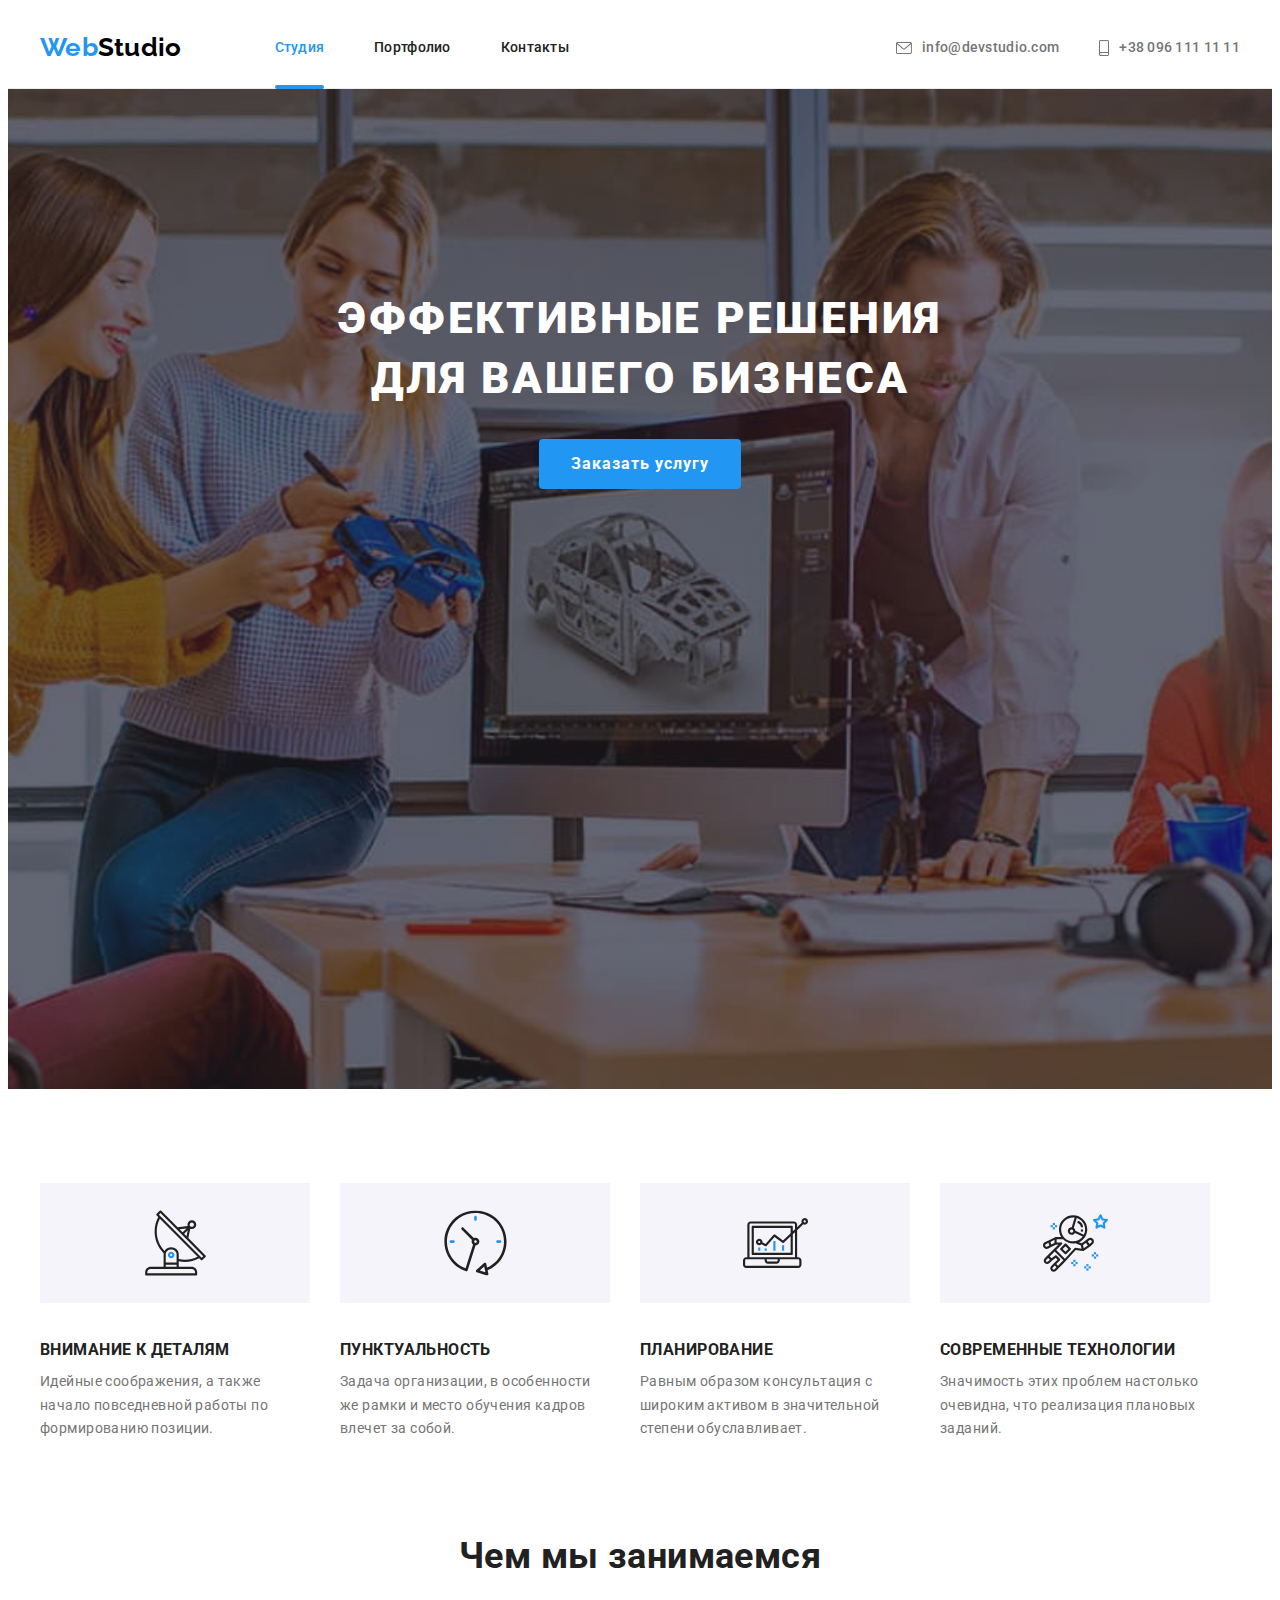
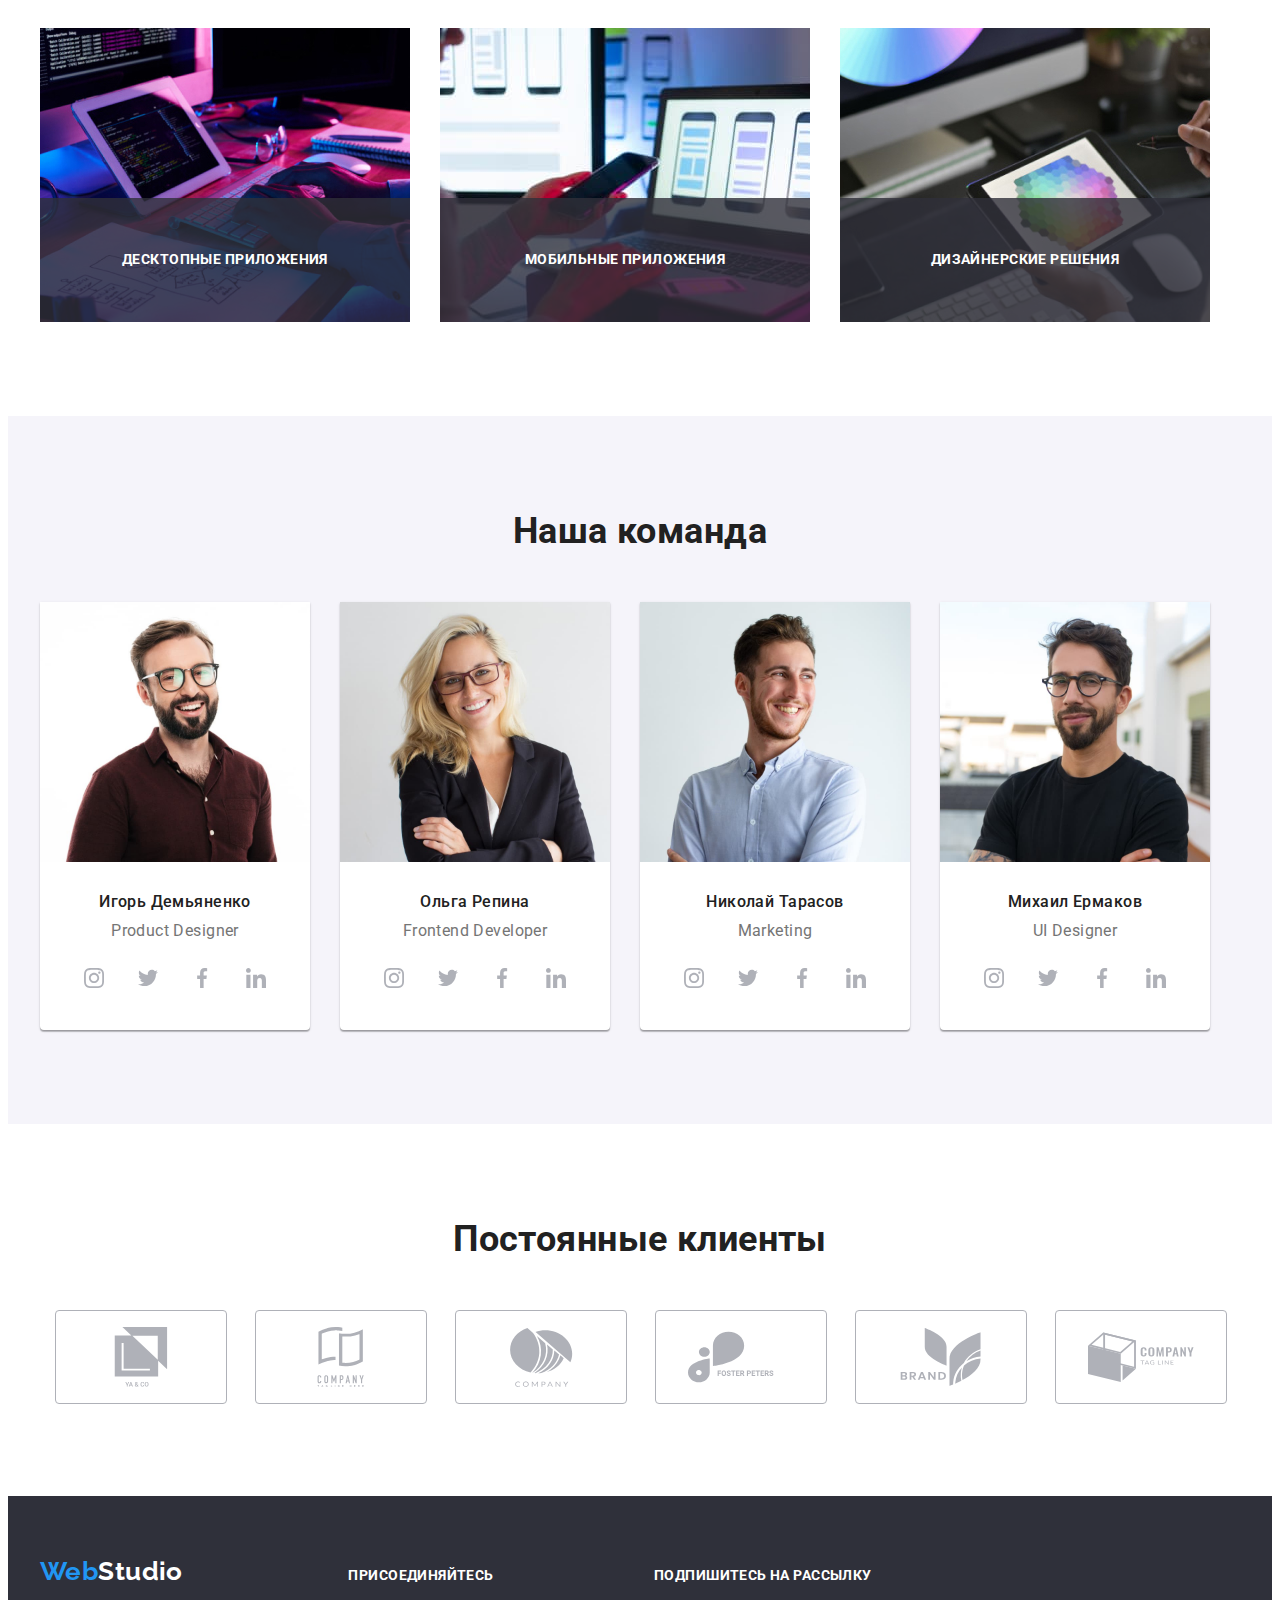
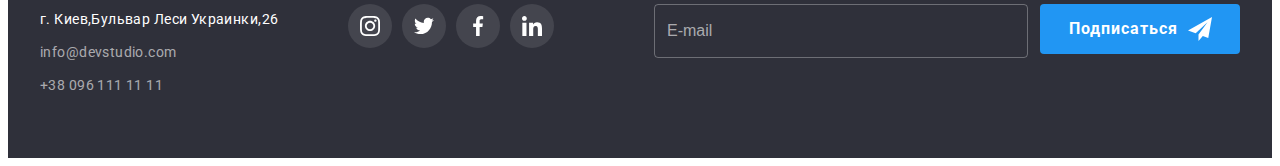
<file: index.html>
<!DOCTYPE html>
<html lang="ru">
  <head>
    <meta charset="UTF-8" />
    <meta http-equiv="X-UA-Compatible" content="IE=edge" />
    <meta name="viewport" content="width=device-width, initial-scale=1.0" />
    <title>Web Studio</title>
    <link rel="preconnect" href="https://fonts.googleapis.com" />
    <link rel="preconnect" href="https://fonts.gstatic.com" crossorigin />
    <link
      href="https://fonts.googleapis.com/css2?family=Raleway:wght@700&family=Roboto:wght@400;500;700;900&display=swap"
      rel="stylesheet"
    />
    <link
      rel="stylesheet"
      href="https://cdnjs.cloudflare.com/ajax/libs/modern-normalize/1.1.0/modern-normalize.min.css"
      integrity="sha512-wpPYUAdjBVSE4KJnH1VR1HeZfpl1ub8YT/NKx4PuQ5NmX2tKuGu6U/JRp5y+Y8XG2tV+wKQpNHVUX03MfMFn9Q=="
      crossorigin="anonymous"
      referrerpolicy="no-referrer"
    />
    <link rel="stylesheet" href="./css/styles.css" />
  </head>
  <body>
    <header class="header">
      <div class="header__nav container">
        <nav class="nav">
          <a lang="en" class="logo link" href="index.html"
            >Web<span class="logo__black">Studio</span>
          </a>
          <ul class="nav__list list">
            <li class="nav__item">
              <a class="nav__link nav__link--current link" href="./index.html">Студия</a>
            </li>
            <li class="nav__item">
              <a class="nav__link link" href="./portfolio.html">Портфолио</a>
            </li>
            <li class="nav__item">
              <a class="nav__link link" href="">Контакты</a>
            </li>
          </ul>
        </nav>
        <ul class="contacts list">
          <li class="contacts__item">
            <a class="contacts__mail link" href="mailto:info@devstudio.com"
              ><svg class="contacts__icon" width="16" height="12">
                <use href="./images/sprite.svg#envelope"></use>
              </svg>
              info@devstudio.com
            </a>
          </li>
          <li class="contacts__item">
            <a class="contacts__tel link" href="tel:+380961111111">
              <svg class="contacts__icon" width="10" height="16">
                <use href="./images/sprite.svg#phone"></use>
              </svg>
              +38 096 111 11 11</a
            >
          </li>
        </ul>
      </div>
    </header>
    <main class="main">
      <!-- hero -->
      <section class="hero">
        <div class="container">
          <h1 class="hero__title">
            Эффективные решения<br />
            для вашего бизнеса
          </h1>
          <button class="button" type="button" data-modal-open>Заказать услугу</button>
        </div>
      </section>
      <!-- benefits -->
      <section class="benefits section">
        <div class="container">
          <h2 class="visually-hidden">Benefits</h2>
          <ul class="benefits__list list">
            <li class="benefits__item benefits__icon--satelite">
              <h3 class="benefits__title">Внимание к деталям</h3>
              <p class="benefits__text">
                Идейные соображения, а также начало повседневной работы по формированию позиции.
              </p>
            </li>
            <li class="benefits__item benefits__icon--clock">
              <h3 class="benefits__title">Пунктуальность</h3>
              <p class="benefits__text">
                Задача организации, в особенности же рамки и место обучения кадров влечет за собой.
              </p>
            </li>
            <li class="benefits__item benefits__icon--diagram">
              <h3 class="benefits__title">Планирование</h3>
              <p class="benefits__text">
                Равным образом консультация с широким активом в значительной степени обуславливает.
              </p>
            </li>
            <li class="benefits__item benefits__icon--astronaut">
              <h3 class="benefits__title">Современные технологии</h3>
              <p class="benefits__text">
                Значимость этих проблем настолько очевидна, что реализация плановых заданий.
              </p>
            </li>
          </ul>
        </div>
      </section>
      <!-- opportunities -->
      <section class="opportunities section">
        <div class="container">
          <h2 class="section-title">Чем мы занимаемся</h2>
          <ul class="opportunities__list list">
            <li class="opportunities__item">
              <img src="./images/coding.jpg" alt="coding" width="370" />
              <p class="opportunities__text">Десктопные приложения</p>
            </li>
            <li class="opportunities__item">
              <img
                src="./images/application-development.jpg"
                alt="application-development"
                width="370"
              />
              <p class="opportunities__text">Мобильные приложения</p>
            </li>
            <li class="opportunities__item">
              <img src="./images/design.jpg" alt="design" width="370" />
              <p class="opportunities__text">Дизайнерские решения</p>
            </li>
          </ul>
        </div>
      </section>
      <!-- our team -->
      <section class="team section">
        <div class="container">
          <h2 class="section-title">Наша команда</h2>
          <ul class="team__list list">
            <li class="team__item">
              <img src="./images/igor.jpg" alt="employee1" width="270" />
              <div class="employeer-card">
                <h3 class="team__name">Игорь Демьяненко</h3>
                <p class="team__pos" lang="en">Product Designer</p>
                <ul class="team-network list">
                  <li class="team-network__item">
                    <a class="team-network__link" href="https://instagram.com" target="_blank">
                      <svg class="team-network__icon" width="20" height="20">
                        <use href="./images/sprite.svg#instagram"></use>
                      </svg>
                    </a>
                  </li>
                  <li class="team-network__item">
                    <a class="team-network__link link" href="http://twitter.com" target="_blank">
                      <svg class="team-network__icon" width="20" height="20">
                        <use href="./images/sprite.svg#twitter"></use>
                      </svg>
                    </a>
                  </li>
                  <li class="team-network__item">
                    <a class="team-network__link link" href="http://facebook.com" target="_blank">
                      <svg class="team-network__icon" width="20" height="20">
                        <use href="./images/sprite.svg#facebook"></use>
                      </svg>
                    </a>
                  </li>
                  <li class="team-network__item">
                    <a class="team-network__link link" href="http://linkedin.com" target="_blank">
                      <svg class="team-network__icon" width="20" height="20">
                        <use href="./images/sprite.svg#linkedin"></use>
                      </svg>
                    </a>
                  </li>
                </ul>
              </div>
            </li>
            <li class="team__item">
              <img src="./images/olga.jpg" alt="employee2" width="270" />
              <div class="employeer-card">
                <h3 class="team__name">Ольга Репина</h3>
                <p class="team__pos" lang="en">Frontend Developer</p>
                <ul class="team-network list">
                  <li class="team-network__item">
                    <a class="team-network__link link" href="https://instagram.com" target="_blank">
                      <svg class="team-network__icon" width="20" height="20">
                        <use href="./images/sprite.svg#instagram"></use>
                      </svg>
                    </a>
                  </li>
                  <li class="team-network__item">
                    <a class="team-network__link link" href="http://twitter.com" target="_blank">
                      <svg class="team-network__icon" width="20" height="20">
                        <use href="./images/sprite.svg#twitter"></use>
                      </svg>
                    </a>
                  </li>
                  <li class="team-network__item">
                    <a class="team-network__link link" href="http://facebook.com" target="_blank">
                      <svg class="team-network__icon" width="20" height="20">
                        <use href="./images/sprite.svg#facebook"></use>
                      </svg>
                    </a>
                  </li>
                  <li class="team-network__item">
                    <a class="team-network__link link" href="http://linkedin.com" target="_blank">
                      <svg class="team-network__icon" width="20" height="20">
                        <use href="./images/sprite.svg#linkedin"></use>
                      </svg>
                    </a>
                  </li>
                </ul>
              </div>
            </li>
            <li class="team__item">
              <img src="./images/mykola.jpg" alt="employee3" width="270" />
              <div class="employeer-card">
                <h3 class="team__name">Николай Тарасов</h3>
                <p class="team__pos" lang="en">Marketing</p>
                <ul class="team-network list">
                  <li class="team-network__item">
                    <a class="team-network__link link" href="https://instagram.com" target="_blank">
                      <svg class="team-network__icon" width="20" height="20">
                        <use href="./images/sprite.svg#instagram"></use>
                      </svg>
                    </a>
                  </li>
                  <li class="team-network__item">
                    <a class="team-network__link link" href="http://twitter.com" target="_blank">
                      <svg class="team-network__icon" width="20" height="20">
                        <use href="./images/sprite.svg#twitter"></use>
                      </svg>
                    </a>
                  </li>
                  <li class="team-network__item">
                    <a class="team-network__link link" href="http://facebook.com" target="_blank">
                      <svg class="team-network__icon" width="20" height="20">
                        <use href="./images/sprite.svg#facebook"></use>
                      </svg>
                    </a>
                  </li>
                  <li class="team-network__item">
                    <a class="team-network__link link" href="http://linkedin.com" target="_blank">
                      <svg class="team-network__icon" width="20" height="20">
                        <use href="./images/sprite.svg#linkedin"></use>
                      </svg>
                    </a>
                  </li>
                </ul>
              </div>
            </li>
            <li class="team__item">
              <img src="./images/mike.jpg" alt="employee4" width="270" />
              <div class="employeer-card">
                <h3 class="team__name">Михаил Ермаков</h3>
                <p class="team__pos" lang="en">UI Designer</p>
                <ul class="team-network list">
                  <li class="team-network__item">
                    <a class="team-network__link link" href="https://instagram.com" target="_blank">
                      <svg class="team-network__icon" width="20" height="20">
                        <use href="./images/sprite.svg#instagram"></use>
                      </svg>
                    </a>
                  </li>
                  <li class="team-network__item">
                    <a class="team-network__link link" href="http://twitter.com" target="_blank">
                      <svg class="team-network__icon" width="20" height="20">
                        <use href="./images/sprite.svg#twitter"></use>
                      </svg>
                    </a>
                  </li>
                  <li class="team-network__item">
                    <a class="team-network__link link" href="http://facebook.com" target="_blank">
                      <svg class="team-network__icon" width="20" height="20">
                        <use href="./images/sprite.svg#facebook"></use>
                      </svg>
                    </a>
                  </li>
                  <li class="team-network__item">
                    <a class="team-network__link link" href="http://linkedin.com" target="_blank">
                      <svg class="team-network__icon" width="20" height="20">
                        <use href="./images/sprite.svg#linkedin"></use>
                      </svg>
                    </a>
                  </li>
                </ul>
              </div>
            </li>
          </ul>
        </div>
      </section>
      <!-- clients -->
      <section class="clients section">
        <div class="container">
          <h2 class="section-title">Постоянные клиенты</h2>
          <ul class="clients list">
            <li class="clients__item">
              <a class="clients__link link" href="">
                <svg class="clients__icon" width="106" height="60">
                  <use href="./images/sprite.svg#client-1"></use>
                </svg>
              </a>
            </li>
            <li class="clients__item">
              <a class="clients__link link" href="">
                <svg class="clients__icon" width="106" height="60">
                  <use href="./images/sprite.svg#client-2"></use>
                </svg>
              </a>
            </li>
            <li class="clients__item">
              <a class="clients__link link" href="">
                <svg class="clients__icon" width="106" height="60">
                  <use href="./images/sprite.svg#client-3"></use>
                </svg>
              </a>
            </li>
            <li class="clients__item">
              <a class="clients__link link" href="">
                <svg class="clients__icon" width="106" height="60">
                  <use href="./images/sprite.svg#client-4"></use>
                </svg>
              </a>
            </li>
            <li class="clients__item">
              <a class="clients__link link" href="">
                <svg class="clients__icon" width="106" height="60">
                  <use href="./images/sprite.svg#client-5"></use>
                </svg>
              </a>
            </li>
            <li class="clients__item">
              <a class="clients__link link" href="">
                <svg class="clients__icon" width="106" height="60">
                  <use href="./images/sprite.svg#client-6"></use>
                </svg>
              </a>
            </li>
          </ul>
        </div>
      </section>
    </main>
    <!-- --------FOOTER----------------- -->
    <footer class="footer">
      <div class="footer__container container">
        <div class="footer__contacts">
          <a lang="en" class="logo link" href="index.html">
            Web<span class="logo-white">Studio</span></a
          >
          <address class="address">
            <ul class="address__list list">
              <li class="address__item">
                <a
                  class="address__link link"
                  href="https://goo.gl/maps/rmuFuBtM7UuqsGX59"
                  target="_blank"
                  rel="noopener noreferrer"
                >
                  г. Киев,Бульвар Леси Украинки,26</a
                >
              </li>
              <li class="address__item">
                <a class="address__mail link" href="mailto:info@devstudio.com"
                  >info@devstudio.com</a
                >
              </li>
              <li class="address__item">
                <a class="address__tel link" href="tel:+380961111111">+38 096 111 11 11</a>
              </li>
            </ul>
          </address>
        </div>
        <!-- ____________JOIN__US___________ -->
        <div class="footer__join">
          <p class="footer__title">присоединяйтесь</p>
          <ul class="networks list">
            <li class="networks__item">
              <a class="networks__link link" href="">
                <svg class="networks__icon" width="20" height="20">
                  <use href="./images/sprite.svg#instagram"></use>
                </svg>
              </a>
            </li>
            <li class="networks__item">
              <a class="networks__link link" href="">
                <svg class="networks__icon" width="20" height="20">
                  <use href="./images/sprite.svg#twitter"></use>
                </svg>
              </a>
            </li>
            <li class="networks__item">
              <a class="networks__link link" href="">
                <svg class="networks__icon" width="20" height="20">
                  <use href="./images/sprite.svg#facebook"></use>
                </svg>
              </a>
            </li>
            <li class="networks__item">
              <a class="networks__link link" href="">
                <svg class="networks__icon" width="20" height="20">
                  <use href="./images/sprite.svg#linkedin"></use>
                </svg>
              </a>
            </li>
          </ul>
        </div>
        <!-- SUBSCRIBE -->

        <!-- <p class="subscribe-text"></p> -->

        <div class="footer__subscribe">
          <p class="footer__title">Подпишитесь на рассылку</p>
          <form class="subscribe-form">
            <label class="subscribe__label"></label>
            <input
              class="subscribe__email"
              type="email"
              name="email"
              placeholder="E-mail"
              required
            />
            <button class="subscribe__btn button" type="submit">
              Подписаться
              <svg class="subscribe__icon" width="24" height="24">
                <use href="./images/sprite.svg#icon-send"></use>
              </svg>
            </button>
          </form>
        </div>
      </div>
    </footer>

    <!-- MODAL -->

    <div class="backdrop is-hidden" data-modal>
      <div class="modal">
        <button class="modal-btn" type="button" data-modal-close>
          <svg class="icon-modal-close" width="18" height="18">
            <use href="./images/sprite.svg#icon-close-modal"></use>
          </svg>
        </button>
        <p class="modal-title title">Оставьте свои данные, мы вам перезвоним</p>
        <form class="modal-form">
          <div class="form-field">
            <label for="name" class="label-text"
              >Имя
              <div class="label-icon">
                <input class="modal-imput" type="text" name="user-name" id="name" required />
                <svg class="user-icon" width="18" height="18">
                  <use href="./images/sprite.svg#icon-person"></use>
                </svg></div
            ></label>
          </div>
          <div class="form-field">
            <label for="tel" class="label-text"
              >Телефон
              <div class="label-icon">
                <input class="modal-imput" type="tel" name="user-tel" id="tel" required />
                <svg class="user-icon" width="18" height="18">
                  <use href="./images/sprite.svg#icon-phone"></use>
                </svg></div
            ></label>
          </div>
          <div class="form-field">
            <label for="email" class="label-text"
              >Почта
              <div class="label-icon">
                <input class="modal-imput" type="email" name="user-mail" id="email" required />
                <svg class="user-icon" width="18" height="18">
                  <use href="./images/sprite.svg#icon-email"></use>
                </svg></div
            ></label>
          </div>
          <label class="comment-text"
            >Комментарий
            <textarea
              class="comment-imput"
              name="user-comment"
              placeholder="Введите текст"
            ></textarea>
          </label>
          <div class="agreement">
            <label for="accept" class="accept-checkbox">
              <input
                class="accept visually-hidden"
                type="checkbox"
                name="agreement"
                id="accept"
                value="true"
              />
              <span class="icon-position">
                <svg class="accept-icon" width="16" height="15">
                  <use href="./images/sprite.svg#icon-accept"></use>
                </svg>
              </span>

              <span class="accept-text">Соглашаюсь с рассылкой и принимаю</span>
              <a class="contract-link link" href="">Условия договора</a>
            </label>
          </div>
          <button class="send-btn button" type="submit">Отправить</button>
        </form>
      </div>
    </div>
    <script src="./js/modal.js"></script>
  </body>
</html>
</file>
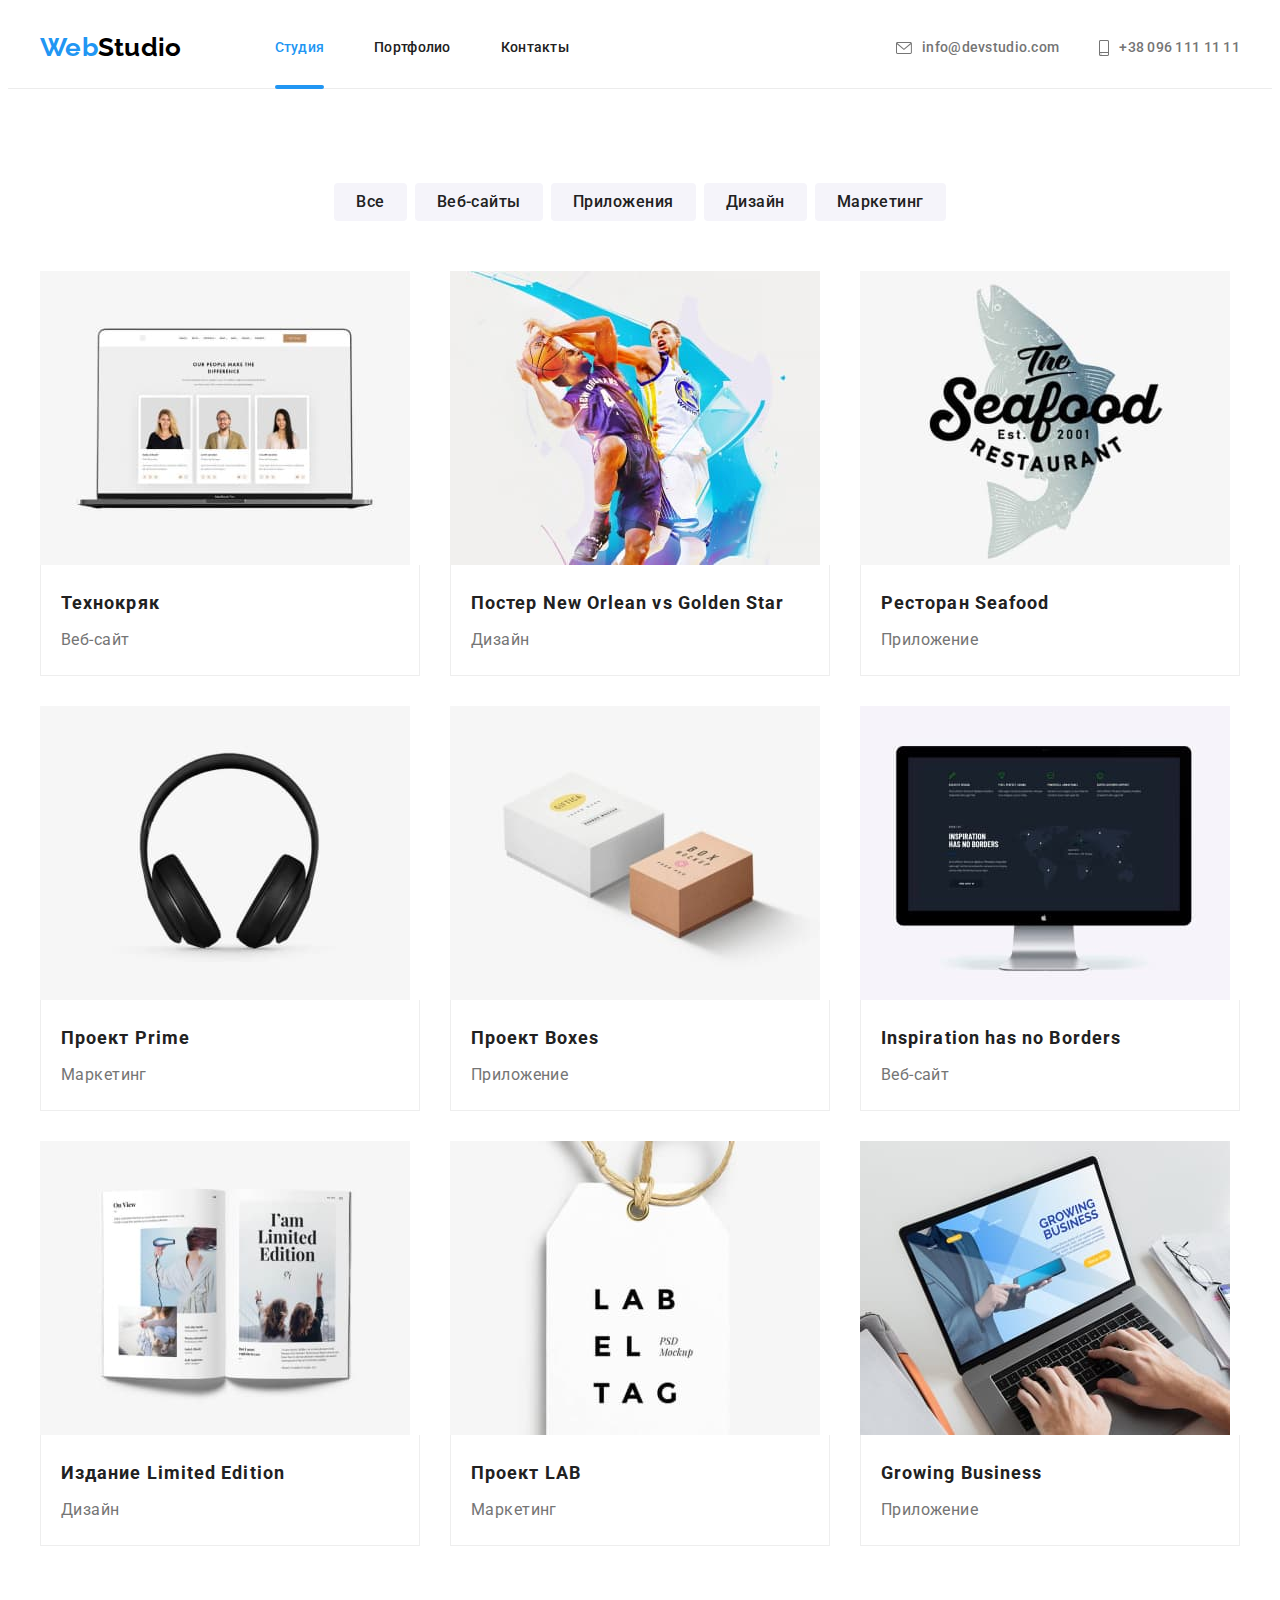
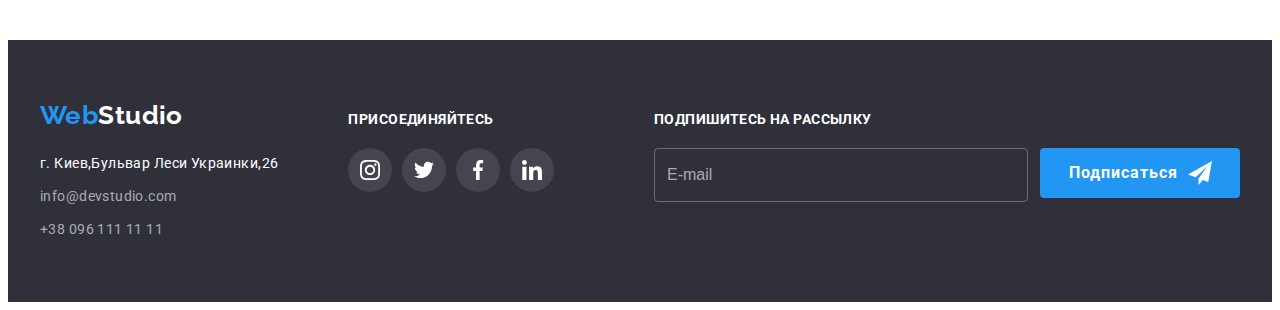
<file: portfolio.html>
<!DOCTYPE html>
<html lang="ru">
  <head>
    <meta charset="UTF-8" />
    <meta http-equiv="X-UA-Compatible" content="IE=edge" />
    <meta name="viewport" content="width=device-width, initial-scale=1.0" />
    <title>Web Studio</title>
    <link rel="preconnect" href="https://fonts.googleapis.com" />
    <link rel="preconnect" href="https://fonts.gstatic.com" crossorigin />
    <link
      href="https://fonts.googleapis.com/css2?family=Raleway:wght@700&family=Roboto:wght@400;500;700;900&display=swap"
      rel="stylesheet"
    />
    <link
      rel="stylesheet"
      href="https://cdnjs.cloudflare.com/ajax/libs/modern-normalize/1.1.0/modern-normalize.min.css"
      integrity="sha512-wpPYUAdjBVSE4KJnH1VR1HeZfpl1ub8YT/NKx4PuQ5NmX2tKuGu6U/JRp5y+Y8XG2tV+wKQpNHVUX03MfMFn9Q=="
      crossorigin="anonymous"
      referrerpolicy="no-referrer"
    />
    <link rel="stylesheet" href="./css/styles.css" />
  </head>
  <body class="page">
    <header class="header">
      <div class="header__nav container">
        <nav class="nav">
          <a lang="en" class="logo link" href="index.html"
            >Web<span class="logo__black">Studio</span>
          </a>
          <ul class="nav__list list">
            <li class="nav__item">
              <a class="nav__link nav__link--current link" href="./index.html">Студия</a>
            </li>
            <li class="nav__item">
              <a class="nav__link link" href="./portfolio.html">Портфолио</a>
            </li>
            <li class="nav__item">
              <a class="nav__link link" href="">Контакты</a>
            </li>
          </ul>
        </nav>
        <ul class="contacts list">
          <li class="contacts__item">
            <a class="contacts__mail link" href="mailto:info@devstudio.com"
              ><svg class="contacts__icon" width="16" height="12">
                <use href="./images/sprite.svg#envelope"></use>
              </svg>
              info@devstudio.com
            </a>
          </li>
          <li class="contacts__item">
            <a class="contacts__tel link" href="tel:+380961111111">
              <svg class="contacts__icon" width="10" height="16">
                <use href="./images/sprite.svg#phone"></use>
              </svg>
              +38 096 111 11 11</a
            >
          </li>
        </ul>
      </div>
    </header>
    <main>
      <section class="examples section">
        <div class="container">
          <h1 class="visually-hidden">Work examples(hide)</h1>
          <ul class="filter-list list">
            <li class="filter-item">
              <button class="filter-bnt" type="button">Все</button>
            </li>
            <li class="filter-item">
              <button class="filter-bnt" type="button">Веб-сайты</button>
            </li>
            <li class="filter-item">
              <button class="filter-bnt" type="button">Приложения</button>
            </li>
            <li class="filter-item">
              <button class="filter-bnt" type="button">Дизайн</button>
            </li>
            <li class="filter-item">
              <button class="filter-bnt" type="button">Маркетинг</button>
            </li>
          </ul>
          <ul class="example-list list">
            <li class="example-item">
              <a href="" class="example-img link">
                <div class="example-overlay-box">
                  <img src="./images/web-site.jpg" alt="web-site" width="370" />
                  <p class="overlay-text">
                    Lorem ipsum, dolor sit amet consectetur adipisicing elit. Est itaque cumque
                    autem assumenda sed illum totam nisi vel hic voluptas sequi, neque sapiente
                    repellat, consectetur, dignissimos fugiat? Tempora, provident in.
                  </p>
                </div>
                <div class="card-border">
                  <h2 class="example-title">Технокряк</h2>
                  <p class="example-text">Веб-сайт</p>
                </div>
              </a>
            </li>
            <li class="example-item">
              <a href="" class="example-img link">
                <div class="example-overlay-box">
                  <img src="./images/basketball-poster.jpg" alt="poster" width="370" />

                  <p class="overlay-text">
                    Ресурс предлагает комплексные предложения с разным уровнем функционала и
                    сервисов. Все это позволит посетителю получить исчерпывающие сведения о компании
                    или частном лице.
                  </p>
                </div>
                <div class="card-border">
                  <h2 class="example-title">Постер New Orlean vs Golden Star</h2>
                  <p class="example-text">Дизайн</p>
                </div>
              </a>
            </li>
            <li class="example-item">
              <a href="" class="example-img link">
                <div class="example-overlay-box">
                  <img
                    src="./images/restaurant-app.jpg"
                    alt="application-for-restaurant"
                    width="370"
                  />
                  <p class="overlay-text">
                    Lorem ipsum, dolor sit amet consectetur adipisicing elit. Est itaque cumque
                    autem assumenda sed illum totam nisi vel hic voluptas sequi, neque sapiente
                    repellat, consectetur, dignissimos fugiat? Tempora, provident in.
                  </p>
                </div>

                <div class="card-border">
                  <h2 class="example-title">Ресторан Seafood</h2>
                  <p class="example-text">Приложение</p>
                </div>
              </a>
            </li>
            <li class="example-item">
              <a href="" class="example-img link">
                <div class="example-overlay-box">
                  <img src="./images/earphones.jpg" alt="earphones" width="370" />
                  <p class="overlay-text">
                    Lorem ipsum, dolor sit amet consectetur adipisicing elit. Est itaque cumque
                    autem assumenda sed illum totam nisi vel hic voluptas sequi, neque sapiente
                    repellat, consectetur, dignissimos fugiat? Tempora, provident in.
                  </p>
                </div>
                <div class="card-border">
                  <h2 class="example-title">Проект Prime</h2>
                  <p class="example-text">Маркетинг</p>
                </div>
              </a>
            </li>
            <li class="example-item">
              <a href="" class="example-img link">
                <div class="example-overlay-box">
                  <img src="./images/boxes.jpg" alt="boxes" width="370" />
                  <p class="overlay-text">
                    Lorem ipsum, dolor sit amet consectetur adipisicing elit. Est itaque cumque
                    autem assumenda sed illum totam nisi vel hic voluptas sequi, neque sapiente
                    repellat, consectetur, dignissimos fugiat? Tempora, provident in.
                  </p>
                </div>
                <div class="card-border">
                  <h2 class="example-title">Проект Boxes</h2>
                  <p class="example-text">Приложение</p>
                </div>
              </a>
            </li>
            <li class="example-item">
              <a href="" class="example-img link">
                <div class="example-overlay-box">
                  <img src="./images/desktop.jpg" alt="desktop" width="370" />
                  <p class="overlay-text">
                    Lorem ipsum, dolor sit amet consectetur adipisicing elit. Est itaque cumque
                    autem assumenda sed illum totam nisi vel hic voluptas sequi, neque sapiente
                    repellat, consectetur, dignissimos fugiat? Tempora, provident in.
                  </p>
                </div>
                <div class="card-border">
                  <h2 class="example-title">Inspiration has no Borders</h2>
                  <p class="example-text">Веб-сайт</p>
                </div>
              </a>
            </li>
            <li class="example-item">
              <a href="" class="example-img link">
                <div class="example-overlay-box">
                  <img src="./images/magazine.jpg" alt="magazine" width="370" />
                  <p class="overlay-text">
                    Lorem ipsum, dolor sit amet consectetur adipisicing elit. Est itaque cumque
                    autem assumenda sed illum totam nisi vel hic voluptas sequi, neque sapiente
                    repellat, consectetur, dignissimos fugiat? Tempora, provident in.
                  </p>
                </div>
                <div class="card-border">
                  <h2 class="example-title">Издание Limited Edition</h2>
                  <p class="example-text">Дизайн</p>
                </div>
              </a>
            </li>
            <li class="example-item">
              <a href="" class="example-img link">
                <div class="example-overlay-box">
                  <img src="./images/label-tag.jpg" alt="label-tag" width="370" />
                  <p class="overlay-text">
                    Lorem ipsum, dolor sit amet consectetur adipisicing elit. Est itaque cumque
                    autem assumenda sed illum totam nisi vel hic voluptas sequi, neque sapiente
                    repellat, consectetur, dignissimos fugiat? Tempora, provident in.
                  </p>
                </div>
                <div class="card-border">
                  <h2 class="example-title">Проект LAB</h2>
                  <p class="example-text">Маркетинг</p>
                </div>
              </a>
            </li>
            <li class="example-item">
              <a href="" class="example-img link">
                <div class="example-overlay-box">
                  <img src="./images/business-app.jpg" alt="business-app" width="370" />
                  <p class="overlay-text">
                    Lorem ipsum, dolor sit amet consectetur adipisicing elit. Est itaque cumque
                    autem assumenda sed illum totam nisi vel hic voluptas sequi, neque sapiente
                    repellat, consectetur, dignissimos fugiat? Tempora, provident in.
                  </p>
                </div>
                <div class="card-border">
                  <h2 class="example-title">Growing Business</h2>
                  <p class="example-text">Приложение</p>
                </div>
              </a>
            </li>
          </ul>
        </div>
      </section>
    </main>
    <footer class="footer">
      <div class="footer__container container">
        <div class="footer__contacts">
          <a lang="en" class="logo link" href="index.html">
            Web<span class="logo-white">Studio</span></a
          >
          <address class="address">
            <ul class="address__list list">
              <li class="address__item">
                <a
                  class="address__link link"
                  href="https://goo.gl/maps/rmuFuBtM7UuqsGX59"
                  target="_blank"
                  rel="noopener noreferrer"
                >
                  г. Киев,Бульвар Леси Украинки,26</a
                >
              </li>
              <li class="address__item">
                <a class="address__mail link" href="mailto:info@devstudio.com"
                  >info@devstudio.com</a
                >
              </li>
              <li class="address__item">
                <a class="address__tel link" href="tel:+380961111111">+38 096 111 11 11</a>
              </li>
            </ul>
          </address>
        </div>
        <!-- ____________JOIN__US___________ -->
        <div class="footer__join">
          <p class="footer__title">присоединяйтесь</p>
          <ul class="networks list">
            <li class="networks__item">
              <a class="networks__link link" href="">
                <svg class="networks__icon" width="20" height="20">
                  <use href="./images/sprite.svg#instagram"></use>
                </svg>
              </a>
            </li>
            <li class="networks__item">
              <a class="networks__link link" href="">
                <svg class="networks__icon" width="20" height="20">
                  <use href="./images/sprite.svg#twitter"></use>
                </svg>
              </a>
            </li>
            <li class="networks__item">
              <a class="networks__link link" href="">
                <svg class="networks__icon" width="20" height="20">
                  <use href="./images/sprite.svg#facebook"></use>
                </svg>
              </a>
            </li>
            <li class="networks__item">
              <a class="networks__link link" href="">
                <svg class="networks__icon" width="20" height="20">
                  <use href="./images/sprite.svg#linkedin"></use>
                </svg>
              </a>
            </li>
          </ul>
        </div>
        <!-- SUBSCRIBE -->

        <!-- <p class="subscribe-text"></p> -->

        <div class="footer__subscribe">
          <p class="footer__title">Подпишитесь на рассылку</p>
          <form class="subscribe-form">
            <label class="subscribe__label"></label>
            <input
              class="subscribe__email"
              type="email"
              name="email"
              placeholder="E-mail"
              required
            />
            <button class="subscribe__btn button" type="submit">
              Подписаться
              <svg class="subscribe__icon" width="24" height="24">
                <use href="./images/sprite.svg#icon-send"></use>
              </svg>
            </button>
          </form>
        </div>
      </div>
    </footer>
  </body>
</html>
</file>
<file: css/styles.css>
/* basic styles */
/* basic color #757575; */
/* secondary color #212121 */
/* primary-white-color #FFFFFF */
/* accent color #2196F3 */
/* footer-bgc #2f303a */

:root {
  --basic-color: #757575;
  --title-color: #212121;
  --primary-white-color: #ffffff;
  --brand-accent: #2196f3;
  --footer-bgc: #2f303a;
  --border-header: #ececec;
  --hero-bgc: #c4c4c4;
  --btn-hover: #0087f5;
  --icon-color: #afb1b8;
  --filter-bgc: #f5f4fa;
  --timing-duration: 250ms;
  --timing-function: cubic-bezier(0.4, 0, 0.2, 1);
}

/* ------------------------------BODY-------------------------- */
body {
  background-color: var(--primary-white-color);
  color: var(--basic-color);
  font-family: 'Roboto', sans-serif;
  font-size: 14px;
  line-height: 1.71;
  letter-spacing: 0.03em;
}

h1,
h2,
h3,
h4,
h5,
h6,
p,
ul {
  margin: 0;
}
ul {
  padding: 0;
}

img {
  display: block;
  max-width: 100%;
  height: auto;
}

.visually-hidden {
  position: absolute;
  white-space: nowrap;
  width: 1px;
  height: 1px;
  overflow: hidden;
  border: 0;
  padding: 0;
  clip: rect(0 0 0 0);
  clip-path: inset(50%);
  margin: -1px;
}

.container {
  width: 1200px;
  margin: 0 auto;
  padding-left: 15px;
  padding-right: 15px;
  /* outline: 1px solid tomato; */
}
.section {
  padding-top: 94px;
  padding-bottom: 94px;
}

.section-title {
  font-weight: 700;
  font-size: 36px;
  line-height: 1.17;
  text-align: center;
  color: var(--title-color);
  margin-bottom: 50px;
}
/* button {
  cursor: pointer;
} */
.link {
  text-decoration: none;
}
.list {
  list-style: none;
  padding-left: 0;
  margin: 0;
}
/* --------------LOGO-------------------------------- */
.logo {
  font-family: 'Raleway', sans-serif;
  font-weight: 700;
  font-size: 26px;
  line-height: 1.2;
  color: var(--brand-accent);
}

.logo__black {
  color: #000000;
}

.logo-white {
  color: var(--primary-white-color);
}

/* -----------------------------HEADER------------------------- */
.header {
  border-bottom: 1px solid var(--border-header);
}

.header__nav {
  display: flex;
  justify-content: center;
  align-items: center;
}

.nav {
  display: flex;
  justify-content: center;
  align-items: center;

  font-weight: 500;
  line-height: 1.14;
  letter-spacing: 0.02em;
}

/* .logo {
  font-family: 'Raleway', sans-serif;
  font-weight: 700;
  font-size: 26px;
  line-height: 1.2;
  color: var(--brand-accent);
}

.logo__black {
  color: #000000;
}

.logo-white {
  color: var(--primary-white-color);
} */

.nav__list {
  display: flex;
  margin-left: 93px;
}

.nav__item:not(:last-child) {
  margin-right: 50px;
}

.nav__link {
  display: block;
  padding-top: 32px;
  padding-bottom: 32px;

  color: var(--title-color);
  font-weight: 500;
  line-height: 1.14;
  letter-spacing: 0.02em;
  transition: color var(--timing-duration) var(--timing-function);
}

.nav__list .nav__link:hover,
.nav__list .nav__link:focus {
  color: var(--brand-accent);
}

.nav__link--current {
  position: relative;
  color: var(--brand-accent);
}

.nav__link--current:after {
  position: absolute;
  left: 0;
  bottom: -1px;
  content: '';
  display: block;
  width: 100%;
  height: 4px;
  background: var(--brand-accent);
  border-radius: 2px;
}

/* -------------------header-contacts---------------------- */

.contacts {
  display: flex;
  align-items: center;
  justify-content: center;
  padding-top: 32px;
  padding-bottom: 32px;
  margin-left: auto;
  font-weight: 500;
  font-size: 14px;
  line-height: 1.14;
  letter-spacing: 0.02em;
}

.contacts__item:not(:last-child) {
  margin-right: 40px;
}

.contacts__tel,
.contacts__mail {
  display: flex;
  align-items: center;
  justify-content: center;
  width: 100%;
  height: 100%;
  color: var(--basic-color);
  transition: color var(--timing-duration) var(--timing-function);
}

.contacts__icon,
.contacts__icon {
  fill: currentColor;
  margin-right: 10px;
}
.contacts__mail:hover,
.contacts__mail:focus {
  color: var(--brand-accent);
}
.contacts__tel:hover,
.contacts__tel:focus {
  color: var(--brand-accent);
}

/* ------------------------HERO------------------------ */
.hero {
  max-width: 1600px;
  height: 600px;
  margin-left: auto;
  margin-right: auto;
  background-color: var(--hero-bgc);
  background-image: linear-gradient(rgba(47, 48, 58, 0.4), rgba(47, 48, 58, 0.4)),
    url(../images/background_hero.jpg);
  background-repeat: no-repeat;
  background-size: cover;
  background-position: center;

  padding-top: 200px;
  padding-bottom: 200px;
  text-align: center;
}
.hero__title {
  color: var(--primary-white-color);
  font-weight: 900;
  font-size: 44px;
  line-height: 1.36;
  letter-spacing: 0.06em;
  text-transform: uppercase;
  margin-bottom: 30px;
}

.button {
  font-family: inherit;
  color: var(--primary-white-color);
  background-color: var(--brand-accent);
  padding: 10px 32px;
  cursor: pointer;
  font-weight: 700;
  font-size: 16px;
  line-height: 1.88;
  letter-spacing: 0.06em;
  border: none;
  border-radius: 4px;

  transition: background-color var(--timing-duration) var(--timing-function);
}
.button:hover,
.button:focus {
  background-color: var(--btn-hover);
}

/* -----------------BENEFITS------------------------------- */

.benefits {
}

.benefits__list {
  display: flex;
}

.benefits__item:not(:first-child) {
  margin-left: 30px;
}
.benefits__item {
  width: 270px;
}

.benefits__icon--satelite::before {
  display: inline-block;
  content: '';
  width: 270px;
  height: 120px;
  margin-bottom: 30px;
  background-image: url(../images/antenna.svg);
  background-color: #f5f4fa;
  background-repeat: no-repeat;
  background-size: 65px 70px;
  background-position: center;
}

.benefits__icon--clock::before {
  display: inline-block;
  content: '';
  width: 270px;
  height: 120px;
  margin-bottom: 30px;
  background-image: url(../images/clock.svg);
  background-color: #f5f4fa;
  background-repeat: no-repeat;
  background-size: 65px 70px;
  background-position: center;
}

.benefits__icon--diagram::before {
  display: inline-block;
  content: '';
  width: 270px;
  height: 120px;
  margin-bottom: 30px;
  background-image: url(../images/diagram.svg);
  background-color: #f5f4fa;
  background-repeat: no-repeat;
  background-size: 65px 70px;
  background-position: center;
}

.benefits__icon--astronaut::before {
  display: inline-block;
  content: '';
  width: 270px;
  height: 120px;
  margin-bottom: 30px;
  background-image: url(../images/astronaut.svg);
  background-color: #f5f4fa;
  background-repeat: no-repeat;
  background-size: 65px 70px;
  background-position: center;
}

.benefits__title {
  color: var(--title-color);

  font-weight: 700;
  line-height: 1.14;

  text-transform: uppercase;

  margin-bottom: 10px;
}

.benefits__text {
  font-size: inherit;
  line-height: inherit;
  letter-spacing: inherit;

  color: inherit;
}

/* ---------------------opportunities----------------------- */

.opportunities {
  padding-top: 0;
}

.opportunities__title {
  margin-bottom: 50px;
}
.opportunities__list {
  display: flex;

  /* margin-left: -30px; */
}

.opportunities__item:not(:last-child) {
  margin-right: 30px;
}

/* .opportunities-item {

  flex-basis: calc(100% / 3 - 30px);
  margin-left: 30px;
} */

.opportunities__item {
  position: relative;
}

.opportunities__text {
  position: absolute;
  left: 0;
  bottom: 0;
  display: flex;
  justify-content: center;
  align-items: center;
  width: 100%;
  height: 70px;

  color: var(--primary-white-color);
  background-color: rgba(47, 48, 58, 0.8);
  padding: 27px 0;
  text-transform: uppercase;
  font-weight: 700;
  line-height: 1.14;
}

/* --------------------team ------------------------------- */

.team {
  background-color: #f5f4fa;
}

.team__list {
  display: flex;
  /* margin-left: -30px; */
}
.team__item {
  align-items: center;
  background-color: #fff;
  box-shadow: 0px 1px 3px rgba(0, 0, 0, 0.12), 0px 1px 1px rgba(0, 0, 0, 0.14),
    0px 2px 1px rgba(0, 0, 0, 0.2);
  border-radius: 0px 0px 4px 4px;
}
.team__item:not(:last-child) {
  margin-right: 30px;
}

/* .team-item {
  flex-basis: calc(100% / 4 - 30px);
  margin-left: 30px;
  background-color: #fff;
} */
.employeer-card {
  padding-top: 30px;
  padding-bottom: 30px;
}

.team__name {
  font-weight: 500;
  font-size: 16px;
  line-height: 1.19;
  text-align: center;
  margin-bottom: 10px;
  color: var(--title-color);
}
.team__pos {
  font-weight: 400;
  font-size: 16px;
  line-height: 1.19;
  text-align: center;
  color: var(--basic-color);
  margin-bottom: 16px;
}

.team-network {
  display: flex;
  justify-content: center;
}
.team-network__item {
  width: 44px;
  height: 44px;
  margin-right: 10px;
}
.team-network__item:last-child {
  margin-right: 0;
}

.team-network__link {
  display: flex;
  justify-content: center;
  align-items: center;
  width: 100%;
  height: 100%;
  border-radius: 50%;
  color: var(--icon-color);
  transition: background-color var(--timing-duration) var(--timing-function),
    color var(--timing-duration) var(--timing-function);
}

.team-network__icon {
  fill: currentColor;
}

.team-network__link:hover,
.team-network__link:focus {
  background-color: var(--brand-accent);
  color: var(--primary-white-color);
}
/* ---------------------CLIENTS--------------------------- */

.clients {
  display: flex;
  justify-content: center;
}

.clients__item {
  width: 170px;
  height: 92px;
}
.clients__item:not(:last-child) {
  margin-right: 30px;
}

.clients__link {
  display: flex;
  justify-content: center;
  align-items: center;
  width: 100%;
  height: 100%;
  border: 1px solid var(--icon-color);
  border-radius: 4px;
  color: var(--icon-color);
  transition: color var(--timing-duration) var(--timing-function),
    border-color var(--timing-duration) var(--timing-function);
}

.clients__icon {
  fill: currentColor;
}

.clients__link:hover,
.clients__link:focus {
  color: var(--brand-accent);
  border-color: var(--brand-accent);
}

/* ---------------------FOOTER---------------------------- */

.footer {
  background-color: var(--footer-bgc);
  padding-top: 60px;
  padding-bottom: 60px;
}

.footer__container {
  display: flex;
  align-items: baseline;
}

.footer__contacts {
}

/* .logo-footer {
  display: block;
  margin-bottom: 20px;

  font-family: 'Raleway', sans-serif;
  font-weight: 700;
  font-size: 26px;
  line-height: 1.2;
  color: var(--brand-accent);
} */
/* .logo-white {
  color: var(--primary-white-color);
} */

.address {
  font-style: normal;
  margin-top: 20px;
}
.address__item {
  margin-bottom: 9px;
}
.address__item:last-child {
  margin-bottom: 0;
}

.address__link {
  color: var(--primary-white-color);
  transition: color var(--timing-duration) var(--timing-function);
}

.address__link:hover,
.address__link:focus {
  color: var(--brand-accent);
}

.address__mail,
.address__tel {
  color: rgba(255, 255, 255, 0.6);
  transition: color var(--timing-duration) var(--timing-function);
}

.address__mail:hover,
.address__mail:focus {
  color: var(--brand-accent);
}
.address__tel:hover,
.address__tel:focus {
  color: var(--brand-accent);
}
/* ----------------------JOIN US-------------------------- */

.footer__join {
  margin-left: 70px;
}
.footer__title {
  font-weight: 700;
  line-height: 1.14;
  text-transform: uppercase;
  color: var(--primary-white-color);
  margin-bottom: 20px;
}
.networks {
  display: flex;
}
.networks__item {
  width: 44px;
  height: 44px;
  margin-right: 10px;
}
.networks__item:last-child {
  margin-right: 0;
}

.networks__link {
  display: flex;
  justify-content: center;
  align-items: center;
  width: 100%;
  height: 100%;
  border-radius: 50%;
  background-color: rgba(255, 255, 255, 0.1);
  color: var(--primary-white-color);
  transition: background-color var(--timing-duration) var(--timing-function);
}
.networks__link:hover,
.networks__link:focus {
  background-color: var(--brand-accent);
}
.networks__icon {
  fill: currentColor;
}
/* ------------SUBSCRIBE----------------------------- */

.footer__subscribe {
  margin-left: auto;
}

/* .subscribe-title {
  font-weight: 700;
  line-height: 1.14;
  text-transform: uppercase;
  color: var(--primary-white-color);
  margin-bottom: 20px;
} */

.subscribe-form {
  display: flex;
  align-items: start;
}

/* .subscribe-form {
  display: flex;
  justify-content: center;
  align-items: center;
} */

.subscribe__email {
  width: 358px;
  height: 50px;
  padding-left: 12px;
  font-size: 16px;
  line-height: 1.25;
  color: rgba(255, 255, 255, 0.6);
  background-color: transparent;
  border: 1px solid rgba(255, 255, 255, 0.3);
  border-radius: 4px;
  transition: border-color var(--timing-duration) var(--timing-function);
}

.subscribe__email::placeholder {
  font-size: 16px;
  line-height: 1.25;
  color: rgba(255, 255, 255, 0.6);
}

.subscribe__email:hover,
.subscribe__email:focus {
  border-color: var(--brand-accent);
  outline: none;
}

.subscribe__btn {
  position: relative;
  min-width: 200px;
  height: 50px;

  margin-left: 12px;
  padding: 10px 62px 10px 29px;

  font-weight: 700;
  font-size: 16px;
  line-height: 1.88;

  letter-spacing: 0.06em;
  color: var(--primary-white-color);
  background-color: var(--brand-accent);
  border-radius: 4px;
  border: none;
  transition: background-color var(--timing-duration) var(--timing-function);
}
.subscribe__icon {
  position: absolute;
  right: 28px;
  top: 50%;
  transform: translateY(-50%);
}

.subscribe__btn:hover,
.subscribe__btn:focus {
  background-color: #0087f5;
}
/* ____________PORTFOLIO______________________________ */

.examples {
  padding-top: 94px;
}
.filter-list {
  display: flex;
  /* align-items: center; */
  justify-content: center;
  margin-bottom: 50px;
}

.filter-list .filter-item + .filter-item {
  margin-left: 8px;
}

/* .filter-bnt-accent {
  font-family: inherit;
  font-weight: 500;
  font-size: 16px;
  line-height: 1.62;
  letter-spacing: 0.03em;
  background-color: var(--brand-accent);
  color: var(--primary-white-color);
  padding: 6px 22px;
  border-radius: 4px;
  border: none;
} */

.filter-bnt {
  font-family: inherit;
  font-weight: 500;
  font-size: 16px;
  line-height: 1.62;
  letter-spacing: 0.03em;
  background-color: var(--filter-bgc);
  color: var(--title-color);
  padding: 6px 22px;
  border-radius: 4px;
  border: none;
  transition: color var(--timing-duration) var(--timing-function),
    background-color var(--timing-duration) var(--timing-function),
    box-shadow var(--timing-duration) var(--timing-function);
}

.filter-bnt:hover,
.filter-bnt:focus {
  background-color: var(--brand-accent);
  color: var(--primary-white-color);
  box-shadow: 0px 3px 1px rgba(0, 0, 0, 0.1), 0px 1px 2px rgba(0, 0, 0, 0.08),
    0px 2px 2px rgba(0, 0, 0, 0.12);
}

.example-list {
  display: flex;
  flex-wrap: wrap;
  align-items: center;
  margin-left: -30px;
  margin-bottom: -30px;
}

.example-item {
  flex-basis: calc(100% / 3 - 30px);
  margin-left: 30px;
  margin-bottom: 30px;
}

.example-img {
  display: block;
  transition: box-shadow var(--timing-duration) var(--timing-function);
}
.example-img:hover,
.example-img:focus {
  box-shadow: 0px 1px 1px rgba(0, 0, 0, 0.12), 0px 4px 4px rgba(0, 0, 0, 0.06),
    1px 4px 6px rgba(0, 0, 0, 0.16);
}

.example-overlay-box {
  position: relative;
  overflow: hidden;
}

.overlay-text {
  position: absolute;
  left: 0;
  bottom: 0;
  width: 100%;
  height: 100%;
  padding: 63px 24px;
  font-size: 18px;
  line-height: 1.56;
  color: var(--primary-white-color);
  background-color: rgba(33, 150, 243, 0.9);
  transform: translateY(100%);
  transition: transform var(--timing-duration) var(--timing-function);
}

.example-img:hover .overlay-text,
.example-img:focus .overlay-text {
  transform: translateY(0);
}

.example-title {
  font-weight: 700;
  font-size: 18px;
  line-height: 2;
  letter-spacing: 0.06em;

  color: var(--title-color);
  margin-bottom: 4px;
}
.example-text {
  font-size: 16px;
  line-height: 1.88;

  color: var(--basic-color);
}

.card-border {
  border: 1px solid #eeeeee;
  border-top: none;
  padding: 20px 20px;
}

/* -------------------MODAL------------------------------- */
.backdrop {
  position: fixed;
  top: 0;
  left: 0;
  width: 100%;
  height: 100%;
  opacity: 1;
  transition: opacity var(--timing-duration) var(--timing-function);

  background-color: rgba(0, 0, 0, 0.2);
}

.is-hidden {
  opacity: 0;
  pointer-events: none;
}
.is-hidden .modal {
  transform: translate(-50%, -50%) scale(1.1);
}

.modal {
  position: absolute;
  top: 50%;
  left: 50%;
  transform: translate(-50%, -50%) scale(1);
  transition: transform var(--timing-duration) var(--timing-function);
  width: 528px;
  height: 581px;
  display: flex;
  flex-direction: column;
  padding: 40px;
  border-radius: 4px;
  background-color: var(--primary-white-color);
  box-shadow: 0px 1px 3px rgba(0, 0, 0, 0.12), 0px 1px 1px rgba(0, 0, 0, 0.14),
    0px 2px 1px rgba(0, 0, 0, 0.2);
}

.modal-btn {
  position: absolute;
  top: 8px;
  right: 8px;
  width: 30px;
  height: 30px;
  border: 1px solid rgba(0, 0, 0, 0.1);
  border-radius: 50%;

  display: flex;
  justify-content: center;
  align-items: center;
  background-color: transparent;
  transition: fill var(--timing-duration) var(--timing-function);
}
.modal-btn:hover {
  fill: var(--brand-accent);
}

/* ------------------modal-form------------------------- */

.modal-title {
  font-weight: 700;
  font-size: 20px;
  line-height: 1.15;
  text-align: center;
  margin-bottom: 12px;
}
/* .modal-form {
  margin-left: auto;
  margin-right: auto;
} */
.form-field {
  width: 100%;
  /* padding-left: 40px;
  padding-right: 40px; */
  /* margin-bottom: 10px; */
}

.label-text {
  /* position: relative; */
  display: block;
  font-size: 12px;
  line-height: 1.16;
  letter-spacing: 0.01em;
  color: var(--basic-color);
  margin-bottom: 10px;
}
.label-icon {
  position: relative;
}
.modal-imput {
  width: 100%;
  height: 40px;
  padding-left: 42px;
  font-size: 14px;
  color: var(--basic-color);
  border: 1px solid rgba(33, 33, 33, 0.2);
  border-radius: 4px;
  outline: none;
  transition: border-color var(--timing-duration) var(--timing-function);
}

.user-icon {
  position: absolute;
  left: 12px;
  top: 12px;
  transition: fill var(--timing-duration) var(--timing-function);
}

.user-icon:focus-within,
.user-icon:hover {
  fill: var(--brand-accent);
}

/* .user-icon:focus-within + .modal-imput,
.user-icon:hover + .modal-imput {
  border-color: var(--brand-accent);
} */

.modal-imput:focus-within,
.modal-imput:hover {
  border-color: var(--brand-accent);
}

.modal-imput:focus-within + .user-icon,
.modal-imput:hover + .user-icon {
  fill: var(--brand-accent);
}

.comment-text {
  display: block;
  margin-bottom: 20px;
  font-size: 12px;
  line-height: 1.16;
  letter-spacing: 0.01em;
  color: var(--basic-color);
}

.comment-imput {
  display: block;
  width: 100%;
  height: 120px;
  font-size: 14px;
  padding: 12px 16px;
  margin-top: 4px;
  color: var(--basic-color);
  border: 1px solid rgba(33, 33, 33, 0.2);
  border-radius: 4px;
  resize: none;
  outline: none;
  transition: border-color var(--timing-duration) var(--timing-function);
}

.comment-imput::placeholder {
  font-size: 14px;
  line-height: 1.14;
  letter-spacing: 0.01em;
  color: rgba(117, 117, 117, 0.5);
}
.comment-imput:hover,
.comment-imput:focus {
  border-color: var(--brand-accent);
}

.agreement {
  margin-bottom: 30px;
}

.accept-checkbox {
  position: relative;
  display: flex;
  text-align: center;
  display: block;
  justify-content: center;
  align-items: center;
  margin-left: 10px;
}

.accept-text {
  margin-left: 7px;
}

.icon-position {
  position: absolute;
  top: 0;
  left: 0;
  display: flex;
  align-items: center;
  justify-content: center;
  width: 16px;
  height: 15px;
  fill: transparent;
  border: 2px solid var(--title-color);
  border-radius: 2px;
  transition: border-color var(--timing-duration) var(--timing-function);
}
.accept:checked + .icon-position {
  fill: var(--primary-white-color);
  background-color: var(--brand-accent);
  border-color: var(--brand-accent);
}
.icon-position:hover,
.icon-position:focus {
  border-color: var(--brand-accent);
}

/* .accept-text::before {
  position: absolute;
  top: 2px;
  left: 5px;
  display: inline-block;
  content: '';
  width: 16px;
  height: 15px;
  border: 2px solid var(--title-color);
  border-radius: 2px;
  margin-right: 8px;
  margin-bottom: 2px;
} */

/* .accept:checked + .accept-text::before {
  background-color: var(--brand-accent);
  background-image: url(../images/icon-accept.svg);
  border: none;
  outline: none;
  background-repeat: no-repeat;
  background-position: center;
}
.accept:focus + .accept-text::before {
  border-color: var(--brand-accent);
} */

.contract-link {
  margin-left: 5px;
  color: var(--brand-accent);
  text-decoration: underline;
  transition: color var(--timing-duration) var(--timing-function);
}

.contract-link:hover,
.contract-link:focus {
  color: var(--btn-hover);
}

.send-btn {
  display: flex;
  justify-content: center;
  align-items: center;
  margin: auto;

  width: 200px;
  height: 50px;
  padding: 0;

  font-weight: 700;
  font-size: 16px;
  line-height: 1.88;

  letter-spacing: 0.06em;
  color: var(--primary-white-color);
  background-color: var(--brand-accent);
  border-radius: 4px;
  border: none;
  outline: none;
  transition: background-color var(--timing-duration) var(--timing-function);
}

.send-btn:hover,
.send-btn:focus {
  background-color: var(--btn-hover);
}
</file>
